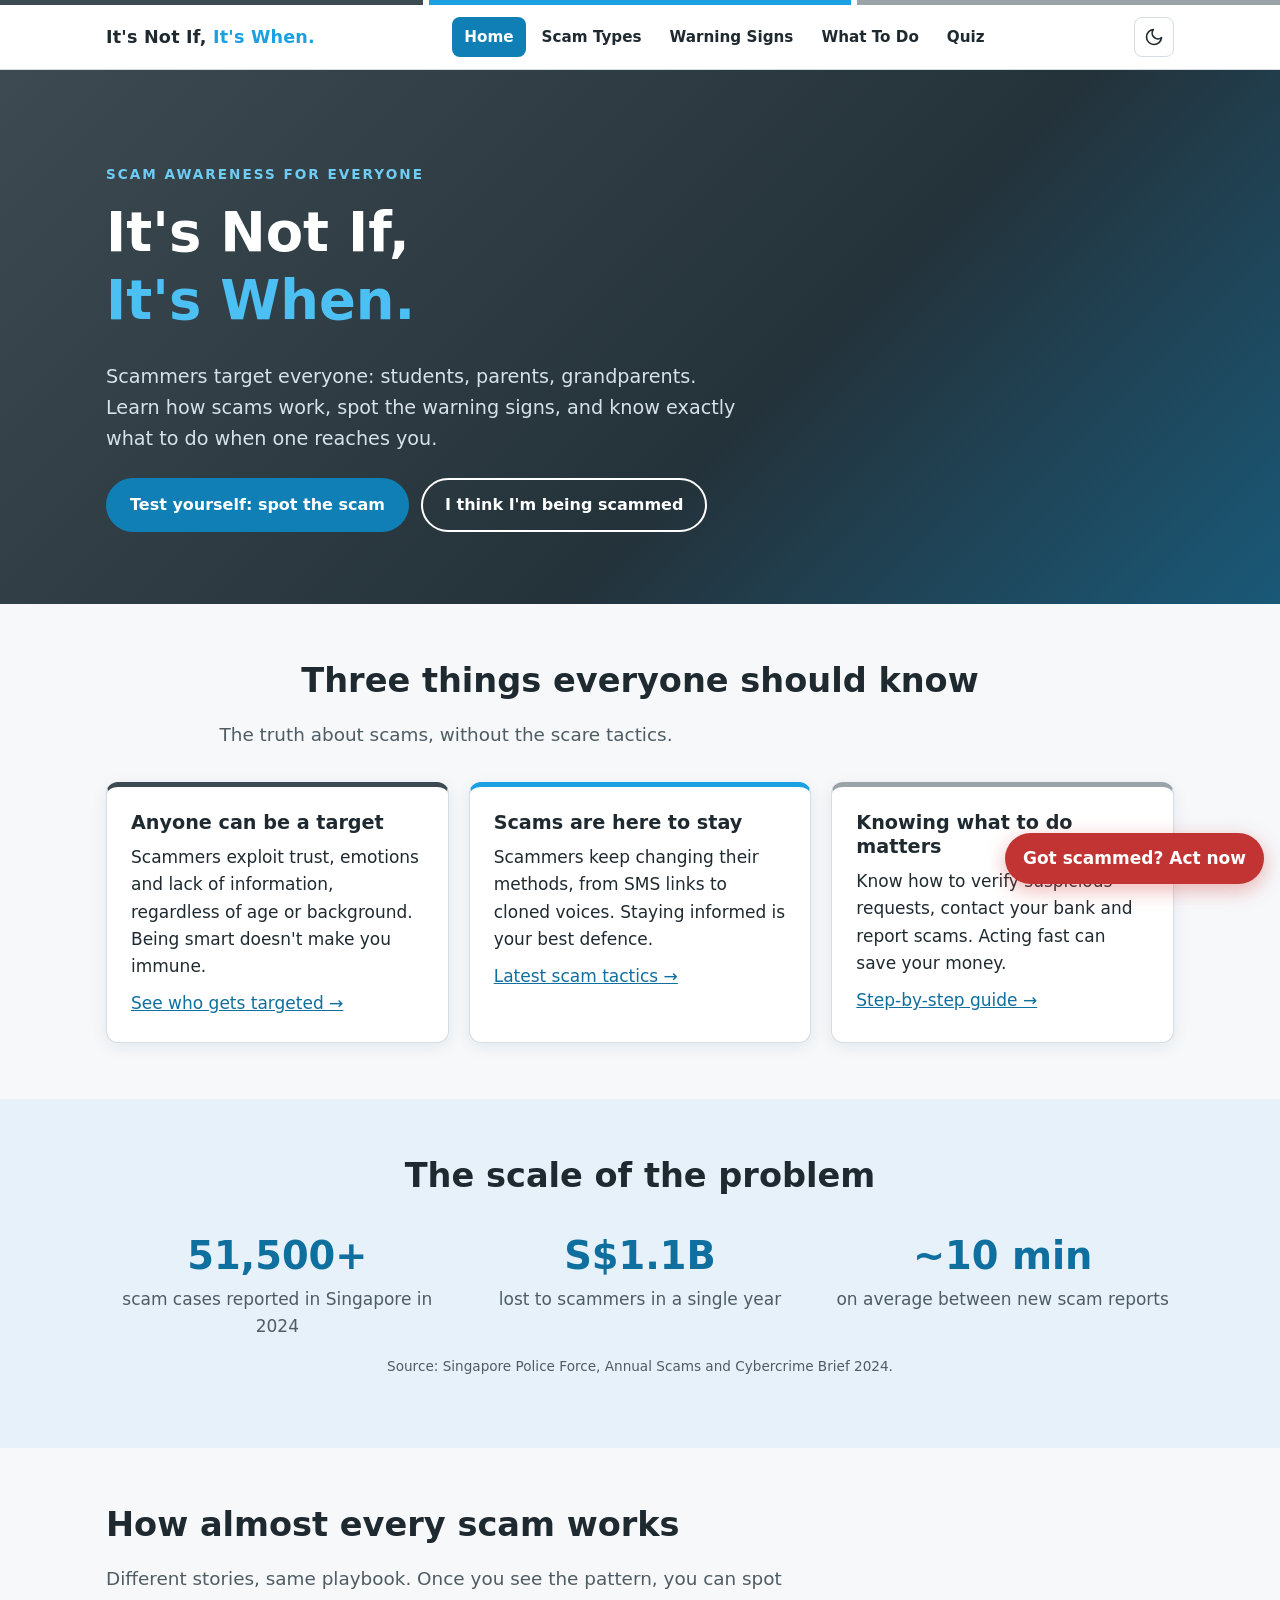
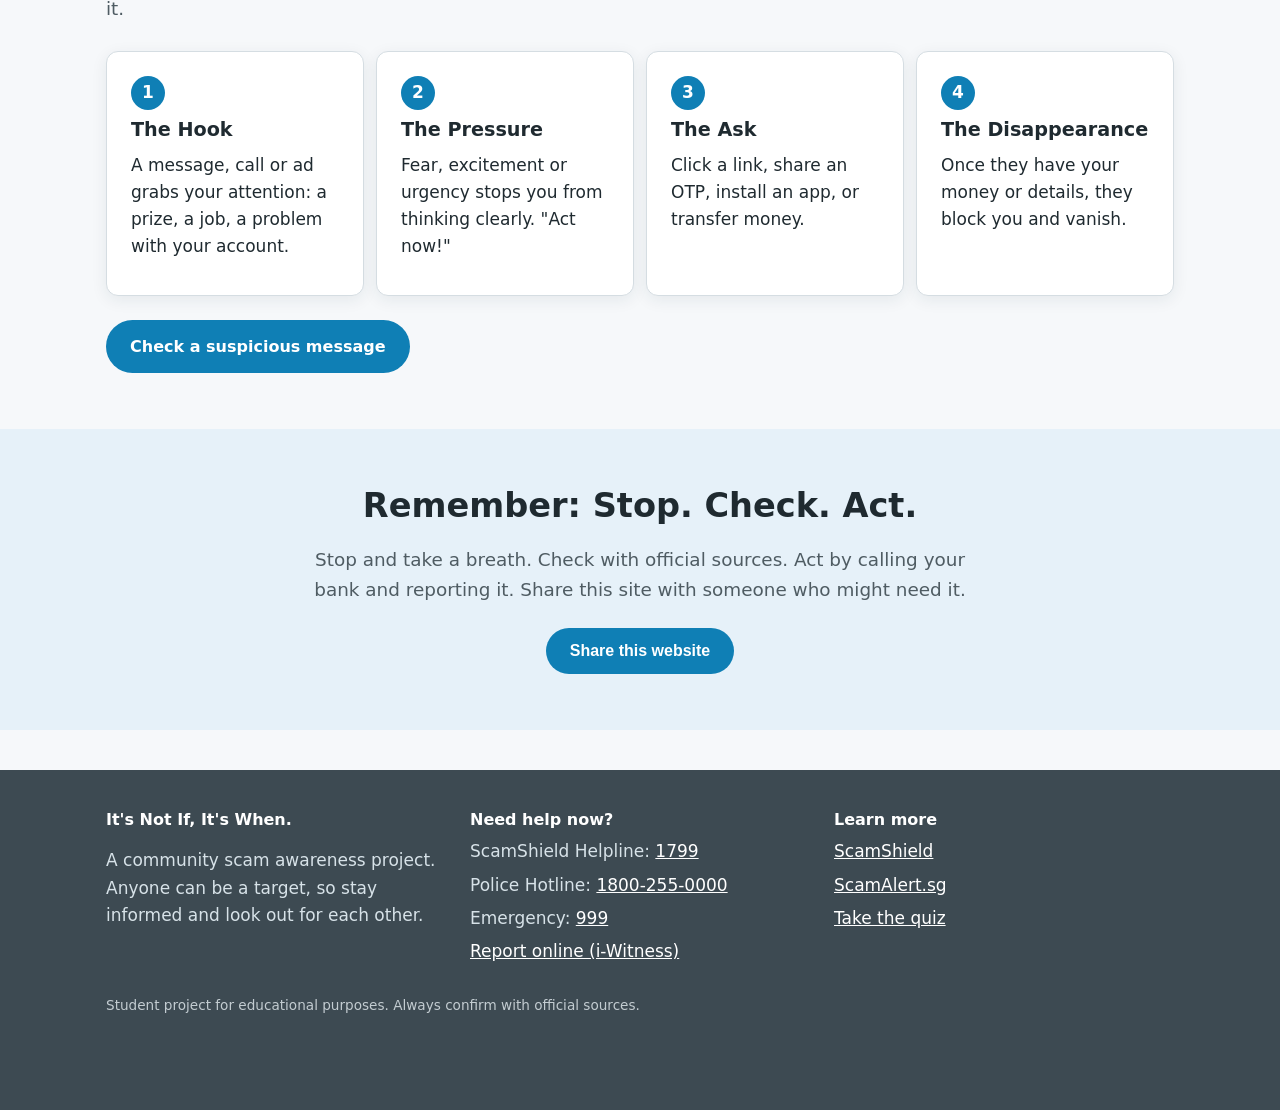
<file: index.html>
<!DOCTYPE html>
<html lang="en">
<head>
  <meta charset="UTF-8" />
  <meta name="viewport" content="width=device-width, initial-scale=1.0" />
  <title>It's Not If, It's When. | Scam Awareness</title>
  <meta name="description" content="Learn scam tactics, warning signs and what to do if you're targeted. Anyone can be a target." />
  <link rel="stylesheet" href="css/style.css" />
  <script>var t=null;try{t=localStorage.getItem("theme");}catch(e){}document.documentElement.setAttribute("data-theme",t||(matchMedia("(prefers-color-scheme: dark)").matches?"dark":"light"));</script>
</head>
<body>
  <a class="skip-link" href="#main">Skip to content</a>
  <header class="site-header" id="site-header"></header>

  <main id="main">
    <!-- Hero -->
    <section class="hero">
      <div class="container">
        <p class="eyebrow">Scam awareness for everyone</p>
        <h1>It's Not If,<br /><span class="accent">It's When.</span></h1>
        <p>Scammers target everyone: students, parents, grandparents. Learn how scams work, spot the warning signs, and know exactly what to do when one reaches you.</p>
        <div class="btn-row">
          <a class="btn btn-primary" href="quiz.html">Test yourself: spot the scam</a>
          <a class="btn btn-ghost" href="what-to-do.html">I think I'm being scammed</a>
        </div>
      </div>
    </section>

    <!-- Three truths -->
    <section class="section">
      <div class="container">
        <h2 class="center">Three things everyone should know</h2>
        <p class="lead center">The truth about scams, without the scare tactics.</p>
        <div class="grid grid-3" style="margin-top:32px">
          <article class="card truth reveal">
            <h3>Anyone can be a target</h3>
            <p>Scammers exploit trust, emotions and lack of information, regardless of age or background. Being smart doesn't make you immune.</p>
            <a href="scams.html">See who gets targeted →</a>
          </article>
          <article class="card truth reveal">
            <h3>Scams are here to stay</h3>
            <p>Scammers keep changing their methods, from SMS links to cloned voices. Staying informed is your best defence.</p>
            <a href="scams.html">Latest scam tactics →</a>
          </article>
          <article class="card truth reveal">
            <h3>Knowing what to do matters</h3>
            <p>Know how to verify suspicious requests, contact your bank and report scams. Acting fast can save your money.</p>
            <a href="what-to-do.html">Step-by-step guide →</a>
          </article>
        </div>
      </div>
    </section>

    <!-- Stats: verify figures against the latest SPF Annual Scams and Cybercrime Brief before presenting -->
    <section class="section section-alt">
      <div class="container">
        <h2 class="center">The scale of the problem</h2>
        <div class="stats" style="margin-top:28px">
          <div class="reveal">
            <div class="stat-num">51,500+</div>
            <div class="stat-label">scam cases reported in Singapore in 2024</div>
          </div>
          <div class="reveal">
            <div class="stat-num">S$1.1B</div>
            <div class="stat-label">lost to scammers in a single year</div>
          </div>
          <div class="reveal">
            <div class="stat-num">~10 min</div>
            <div class="stat-label">on average between new scam reports</div>
          </div>
        </div>
        <p class="source center">Source: Singapore Police Force, Annual Scams and Cybercrime Brief 2024.</p>
      </div>
    </section>

    <!-- How scams work -->
    <section class="section">
      <div class="container">
        <h2>How almost every scam works</h2>
        <p class="lead">Different stories, same playbook. Once you see the pattern, you can spot it.</p>
        <div class="flow" style="margin-top:28px">
          <div class="card flow-step reveal">
            <div class="num">1</div>
            <h3>The Hook</h3>
            <p>A message, call or ad grabs your attention: a prize, a job, a problem with your account.</p>
          </div>
          <div class="card flow-step reveal">
            <div class="num">2</div>
            <h3>The Pressure</h3>
            <p>Fear, excitement or urgency stops you from thinking clearly. "Act now!"</p>
          </div>
          <div class="card flow-step reveal">
            <div class="num">3</div>
            <h3>The Ask</h3>
            <p>Click a link, share an OTP, install an app, or transfer money.</p>
          </div>
          <div class="card flow-step reveal">
            <div class="num">4</div>
            <h3>The Disappearance</h3>
            <p>Once they have your money or details, they block you and vanish.</p>
          </div>
        </div>
        <div class="btn-row">
          <a class="btn btn-primary" href="warning-signs.html">Check a suspicious message</a>
        </div>
      </div>
    </section>

    <!-- Remember -->
    <section class="section section-alt">
      <div class="container center">
        <h2>Remember: Stop. Check. Act.</h2>
        <p class="lead">Stop and take a breath. Check with official sources. Act by calling your bank and reporting it. Share this site with someone who might need it.</p>
        <div class="btn-row" style="justify-content:center">
          <button class="btn btn-primary" id="share-site">Share this website</button>
        </div>
      </div>
    </section>
  </main>

  <footer class="site-footer" id="site-footer"></footer>

  <script src="js/main.js"></script>
  <script>
    document.getElementById("share-site").addEventListener("click", async () => {
      const data = { title: "It's Not If, It's When.", text: "Learn how to spot and stop scams:", url: location.href };
      if (navigator.share) {
        try { await navigator.share(data); } catch (e) {}
      } else {
        try {
          await navigator.clipboard.writeText(location.href);
          alert("Link copied! Paste it to your friends and family.");
        } catch (e) {
          prompt("Copy this link:", location.href);
        }
      }
    });
  </script>
</body>
</html>
</file>
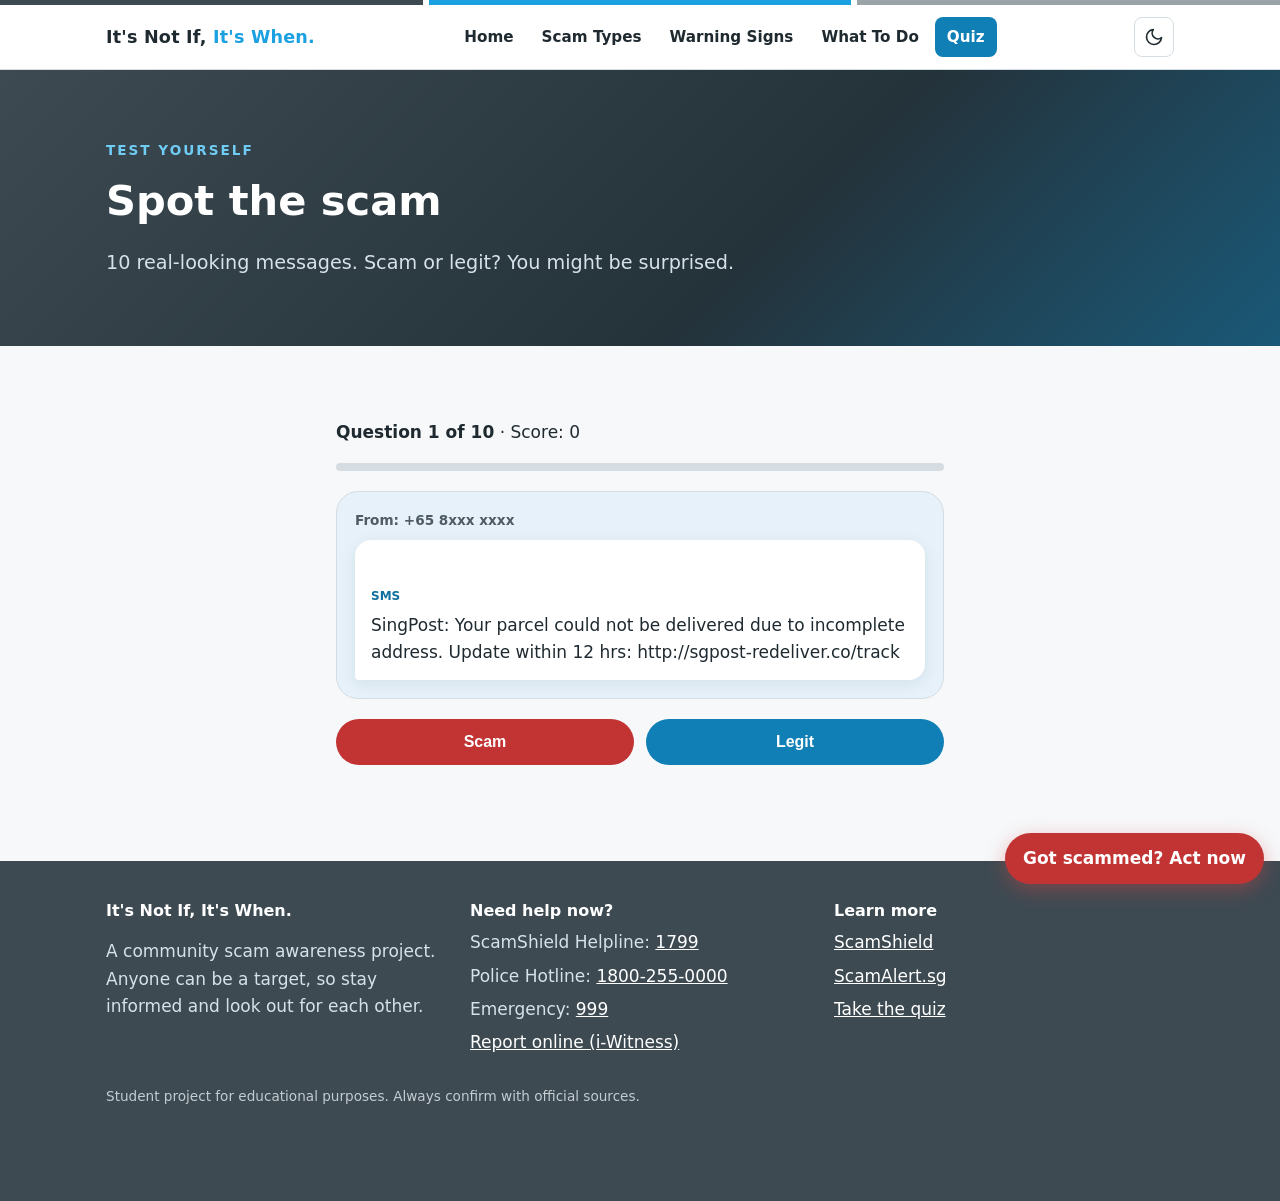
<file: quiz.html>
<!DOCTYPE html>
<html lang="en">
<head>
  <meta charset="UTF-8" />
  <meta name="viewport" content="width=device-width, initial-scale=1.0" />
  <title>Spot the Scam Quiz | It's Not If, It's When.</title>
  <link rel="stylesheet" href="css/style.css" />
  <script>var t=null;try{t=localStorage.getItem("theme");}catch(e){}document.documentElement.setAttribute("data-theme",t||(matchMedia("(prefers-color-scheme: dark)").matches?"dark":"light"));</script>
</head>
<body>
  <a class="skip-link" href="#main">Skip to content</a>
  <header class="site-header" id="site-header"></header>

  <main id="main">
    <section class="hero page-hero">
      <div class="container">
        <p class="eyebrow">Test yourself</p>
        <h1>Spot the scam</h1>
        <p>10 real-looking messages. Scam or legit? You might be surprised.</p>
      </div>
    </section>

    <section class="section">
      <div class="container quiz-wrap" id="quiz" aria-live="polite"></div>
    </section>
  </main>

  <footer class="site-footer" id="site-footer"></footer>

  <script src="js/data.js"></script>
  <script src="js/main.js"></script>
  <script src="js/quiz.js"></script>
</body>
</html>
</file>
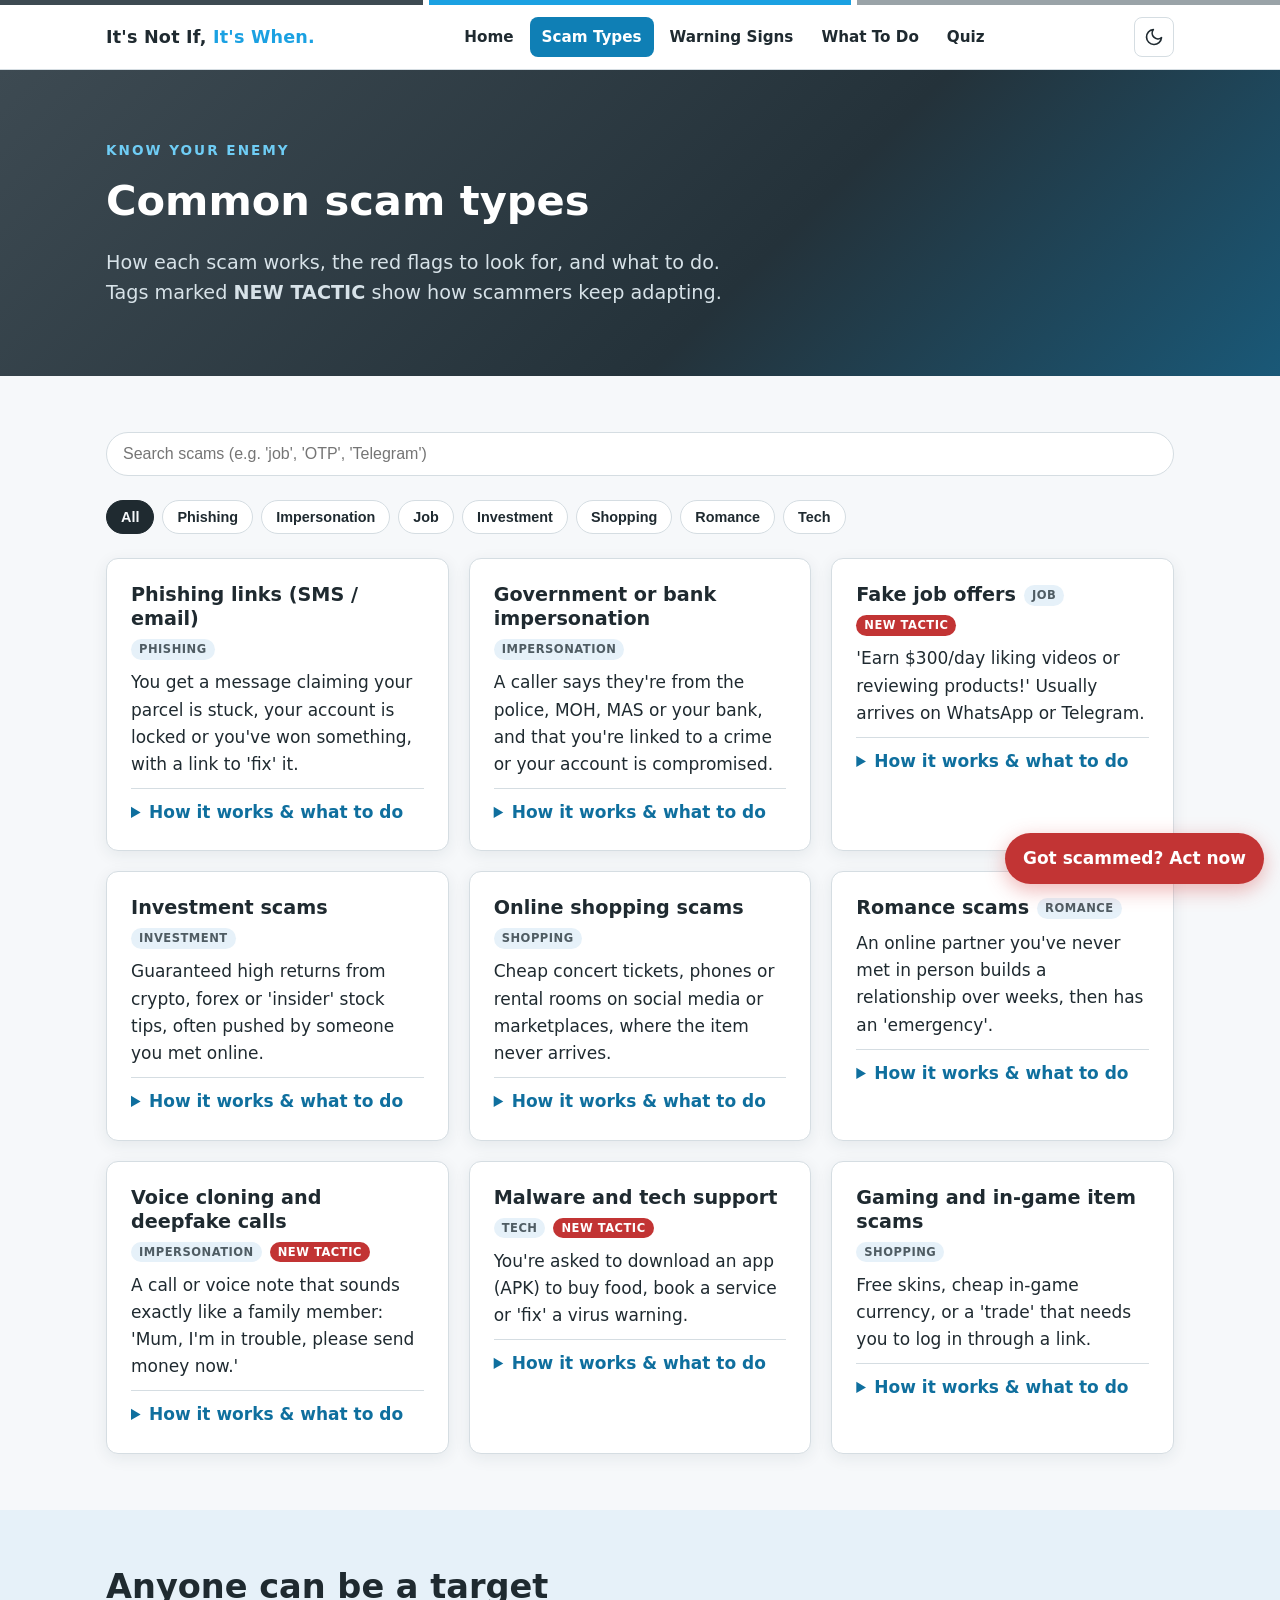
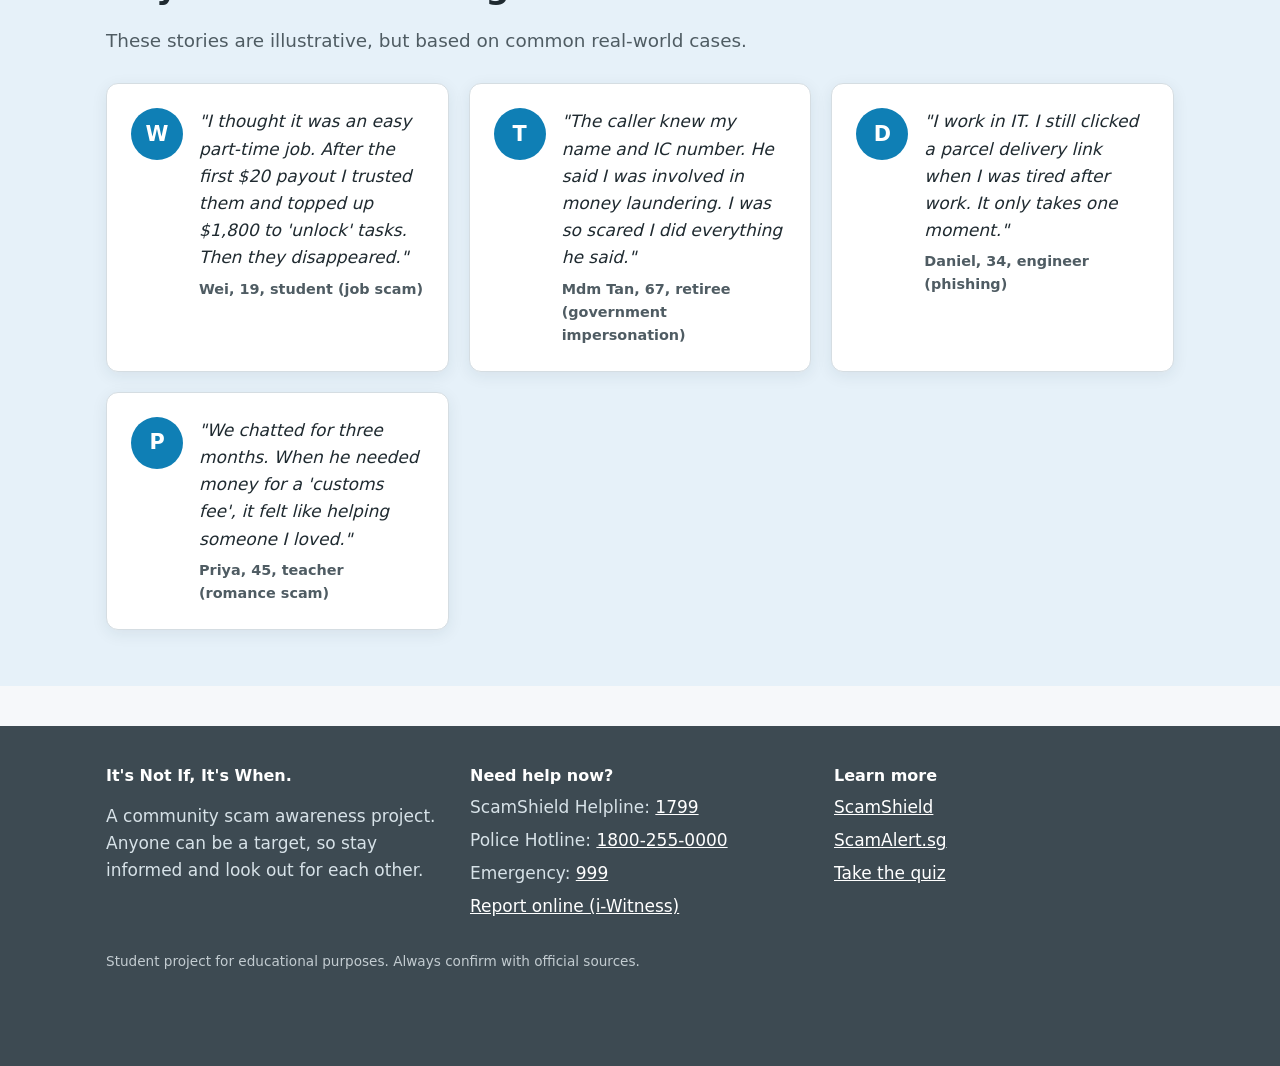
<file: scams.html>
<!DOCTYPE html>
<html lang="en">
<head>
  <meta charset="UTF-8" />
  <meta name="viewport" content="width=device-width, initial-scale=1.0" />
  <title>Scam Types | It's Not If, It's When.</title>
  <link rel="stylesheet" href="css/style.css" />
  <script>var t=null;try{t=localStorage.getItem("theme");}catch(e){}document.documentElement.setAttribute("data-theme",t||(matchMedia("(prefers-color-scheme: dark)").matches?"dark":"light"));</script>
</head>
<body>
  <a class="skip-link" href="#main">Skip to content</a>
  <header class="site-header" id="site-header"></header>

  <main id="main">
    <section class="hero page-hero">
      <div class="container">
        <p class="eyebrow">Know your enemy</p>
        <h1>Common scam types</h1>
        <p>How each scam works, the red flags to look for, and what to do. Tags marked <strong>NEW TACTIC</strong> show how scammers keep adapting.</p>
      </div>
    </section>

    <section class="section">
      <div class="container">
        <div class="toolbar">
          <input type="search" class="search" id="scam-search" placeholder="Search scams (e.g. 'job', 'OTP', 'Telegram')" aria-label="Search scams" />
        </div>
        <div class="chips" id="scam-filters" role="group" aria-label="Filter by category" style="margin-bottom:24px"></div>
        <div class="grid grid-2" id="scam-list" aria-live="polite"></div>
      </div>
    </section>

    <!-- Anyone can be a target -->
    <section class="section section-alt">
      <div class="container">
        <h2>Anyone can be a target</h2>
        <p class="lead">These stories are illustrative, but based on common real-world cases.</p>
        <div class="grid grid-2" style="margin-top:28px">
          <div class="card persona reveal">
            <div class="avatar" aria-hidden="true">W</div>
            <blockquote>"I thought it was an easy part-time job. After the first $20 payout I trusted them and topped up $1,800 to 'unlock' tasks. Then they disappeared."
              <cite>Wei, 19, student (job scam)</cite></blockquote>
          </div>
          <div class="card persona reveal">
            <div class="avatar" aria-hidden="true">T</div>
            <blockquote>"The caller knew my name and IC number. He said I was involved in money laundering. I was so scared I did everything he said."
              <cite>Mdm Tan, 67, retiree (government impersonation)</cite></blockquote>
          </div>
          <div class="card persona reveal">
            <div class="avatar" aria-hidden="true">D</div>
            <blockquote>"I work in IT. I still clicked a parcel delivery link when I was tired after work. It only takes one moment."
              <cite>Daniel, 34, engineer (phishing)</cite></blockquote>
          </div>
          <div class="card persona reveal">
            <div class="avatar" aria-hidden="true">P</div>
            <blockquote>"We chatted for three months. When he needed money for a 'customs fee', it felt like helping someone I loved."
              <cite>Priya, 45, teacher (romance scam)</cite></blockquote>
          </div>
        </div>
      </div>
    </section>
  </main>

  <footer class="site-footer" id="site-footer"></footer>

  <script src="js/data.js"></script>
  <script src="js/main.js"></script>
  <script src="js/scams.js"></script>
</body>
</html>
</file>
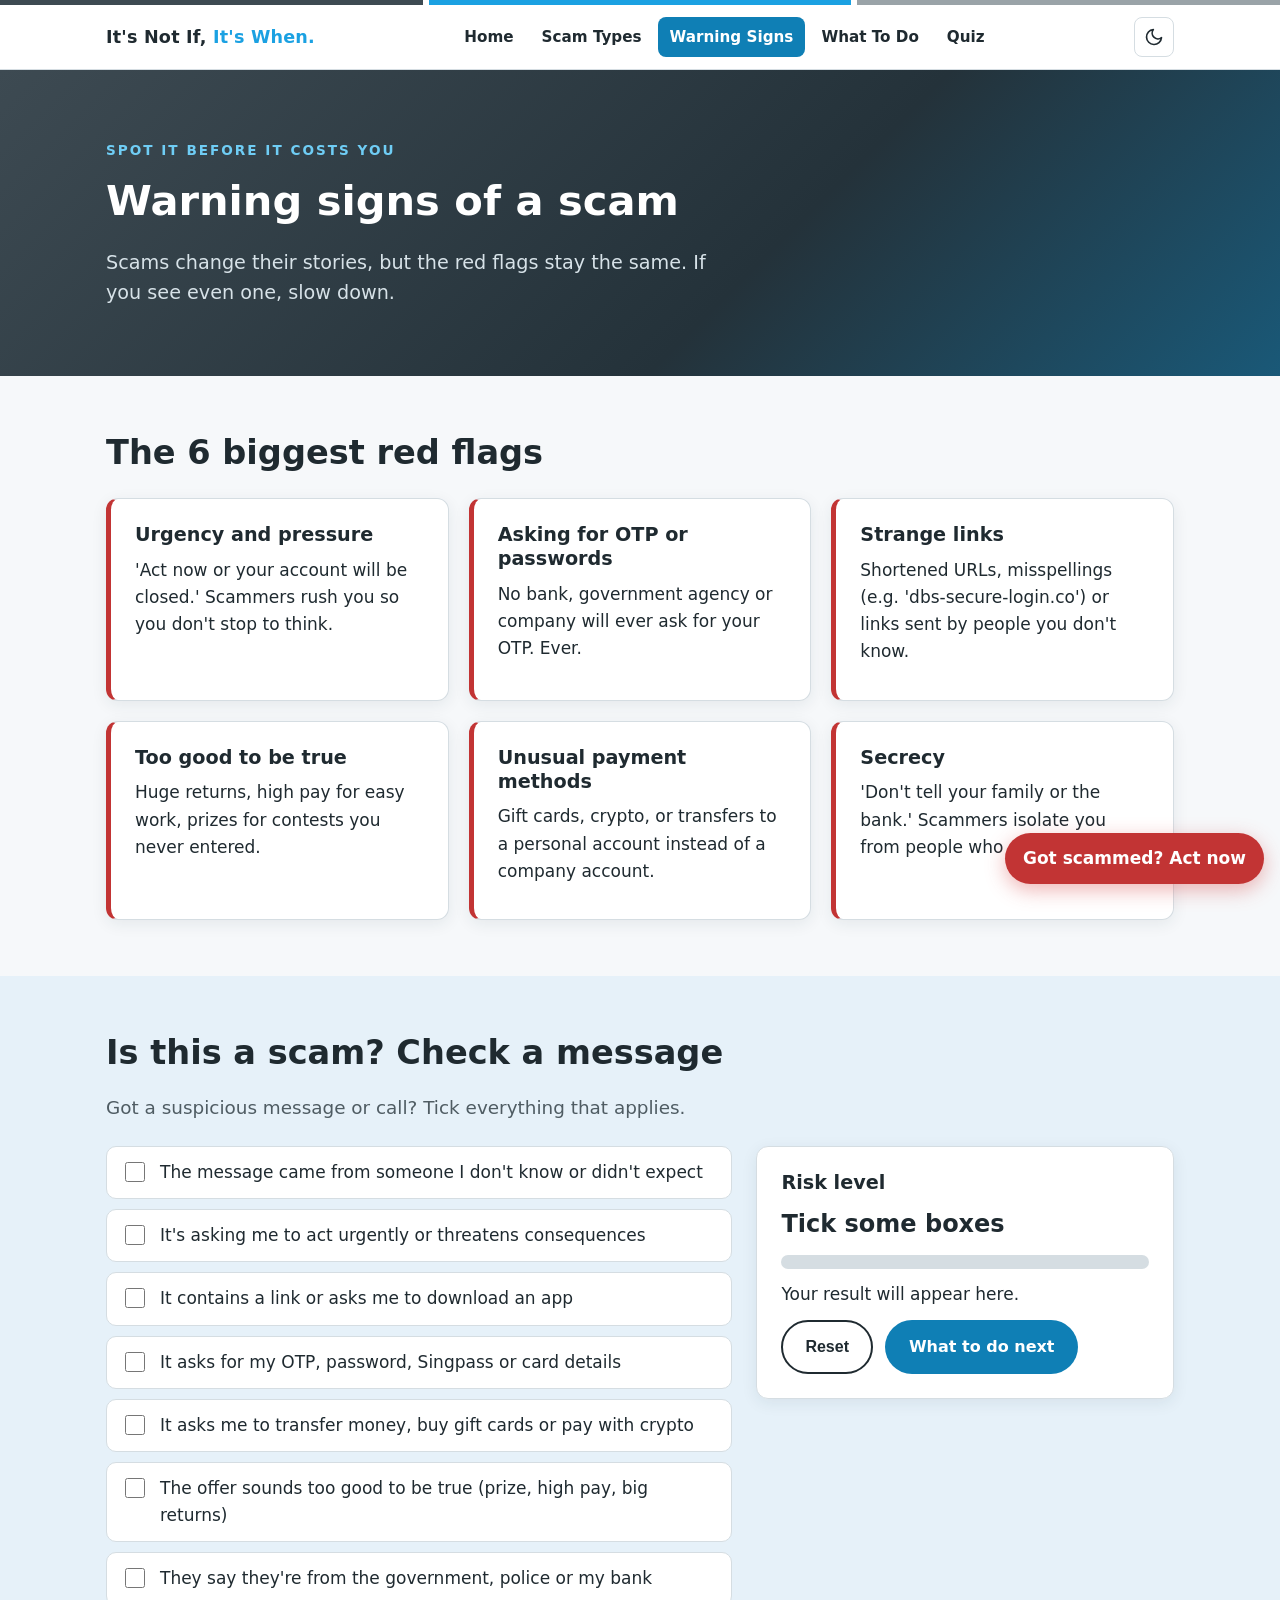
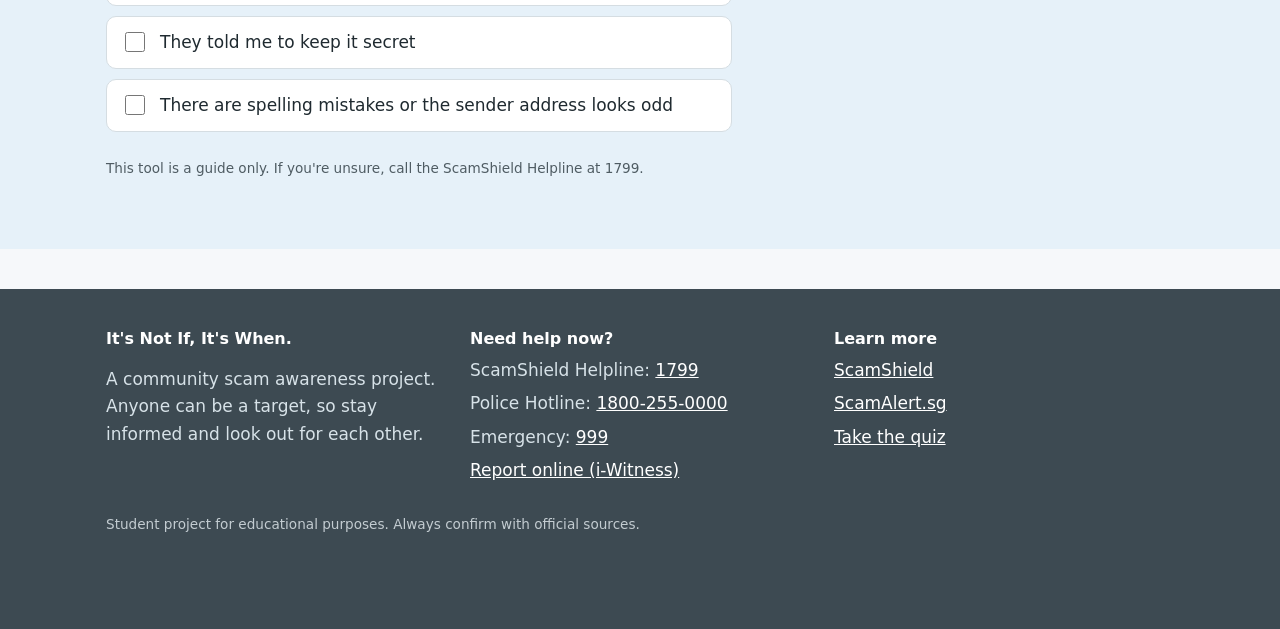
<file: warning-signs.html>
<!DOCTYPE html>
<html lang="en">
<head>
  <meta charset="UTF-8" />
  <meta name="viewport" content="width=device-width, initial-scale=1.0" />
  <title>Warning Signs | It's Not If, It's When.</title>
  <link rel="stylesheet" href="css/style.css" />
  <script>var t=null;try{t=localStorage.getItem("theme");}catch(e){}document.documentElement.setAttribute("data-theme",t||(matchMedia("(prefers-color-scheme: dark)").matches?"dark":"light"));</script>
</head>
<body>
  <a class="skip-link" href="#main">Skip to content</a>
  <header class="site-header" id="site-header"></header>

  <main id="main">
    <section class="hero page-hero">
      <div class="container">
        <p class="eyebrow">Spot it before it costs you</p>
        <h1>Warning signs of a scam</h1>
        <p>Scams change their stories, but the red flags stay the same. If you see even one, slow down.</p>
      </div>
    </section>

    <section class="section">
      <div class="container">
        <h2>The 6 biggest red flags</h2>
        <div class="grid grid-3 flag-grid" id="flag-grid" style="margin-top:24px"></div>
      </div>
    </section>

    <section class="section section-alt" id="checker">
      <div class="container">
        <h2>Is this a scam? Check a message</h2>
        <p class="lead">Got a suspicious message or call? Tick everything that applies.</p>
        <div class="checker" style="margin-top:24px">
          <form id="checker-form" onsubmit="return false"></form>
          <aside class="card result-panel" aria-live="polite">
            <h3>Risk level</h3>
            <div class="risk-label" id="risk-label">Tick some boxes</div>
            <div class="meter"><div class="meter-fill" id="meter-fill"></div></div>
            <p id="risk-advice">Your result will appear here.</p>
            <div class="btn-row" style="margin-top:12px">
              <button class="btn btn-ghost" id="reset-checker" type="button">Reset</button>
              <a class="btn btn-primary" href="what-to-do.html">What to do next</a>
            </div>
          </aside>
        </div>
        <p class="source">This tool is a guide only. If you're unsure, call the ScamShield Helpline at 1799.</p>
      </div>
    </section>
  </main>

  <footer class="site-footer" id="site-footer"></footer>

  <script src="js/data.js"></script>
  <script src="js/main.js"></script>
  <script src="js/checker.js"></script>
</body>
</html>
</file>
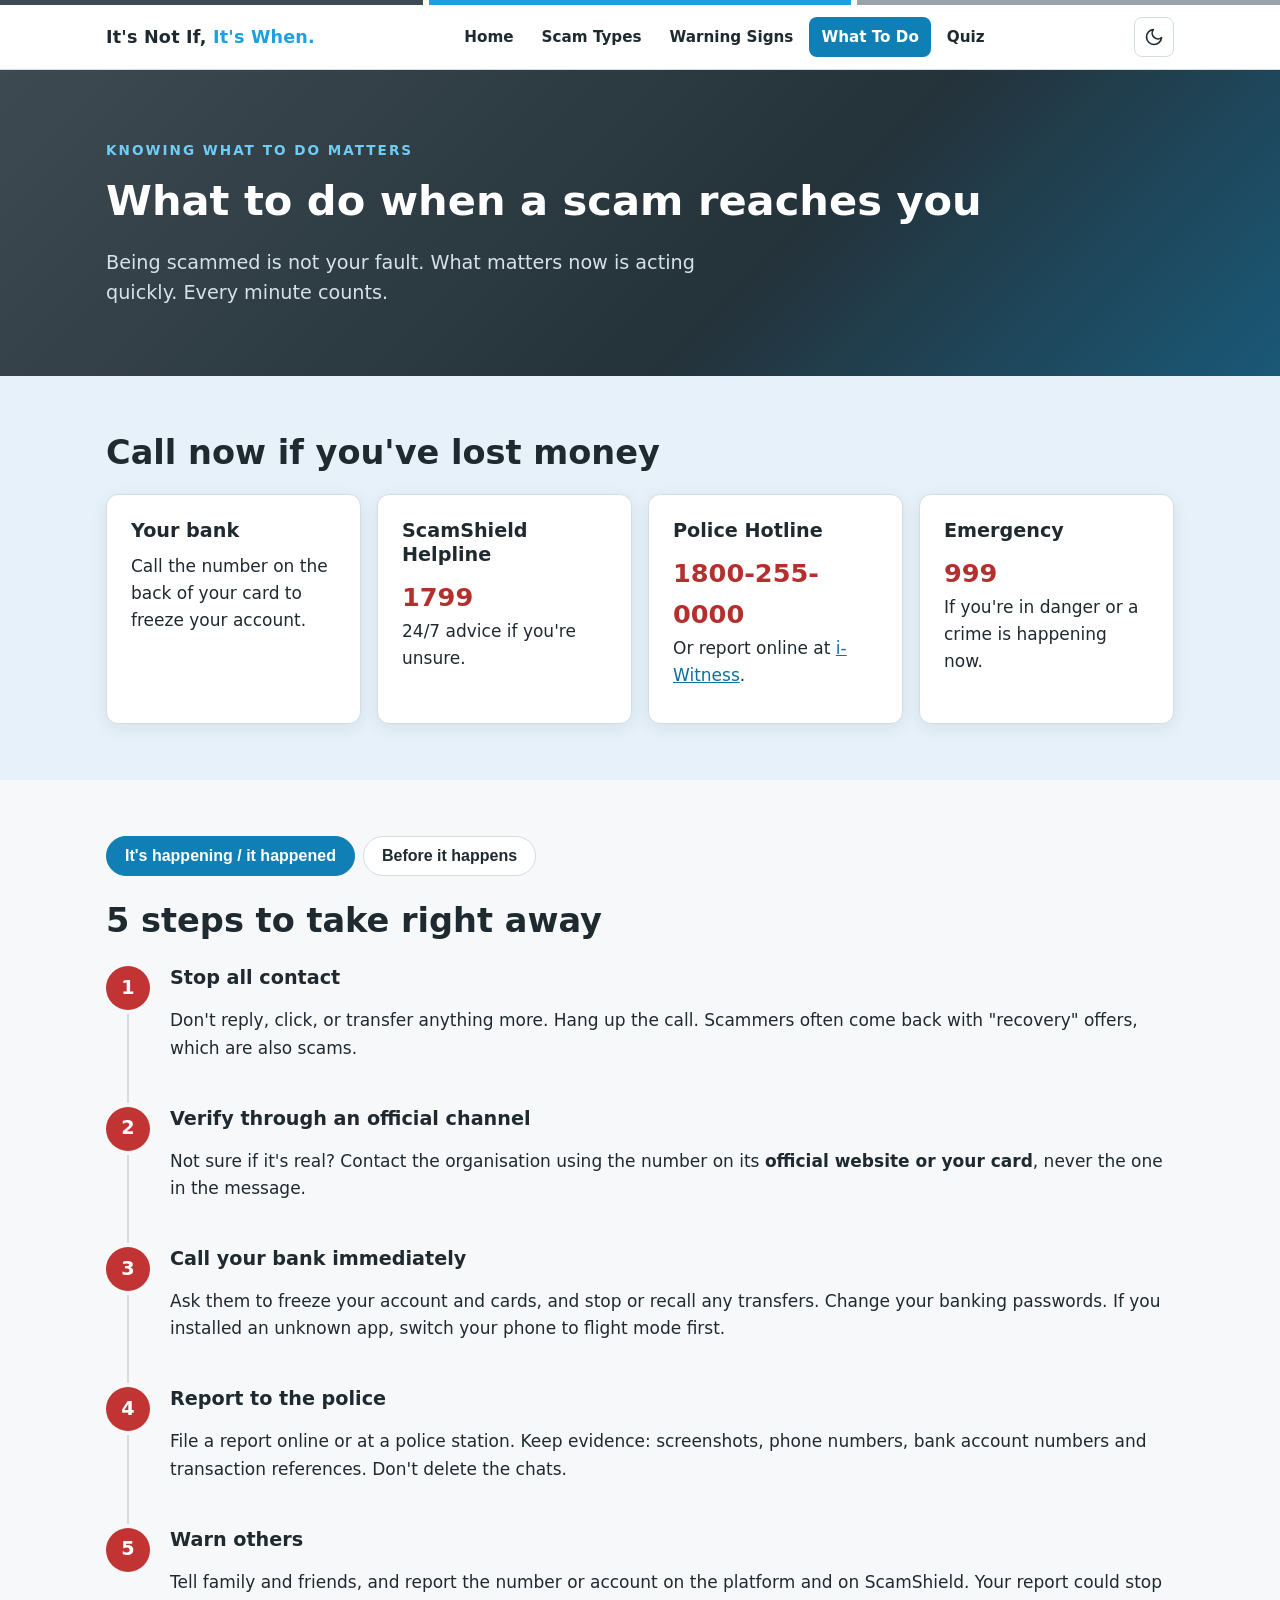
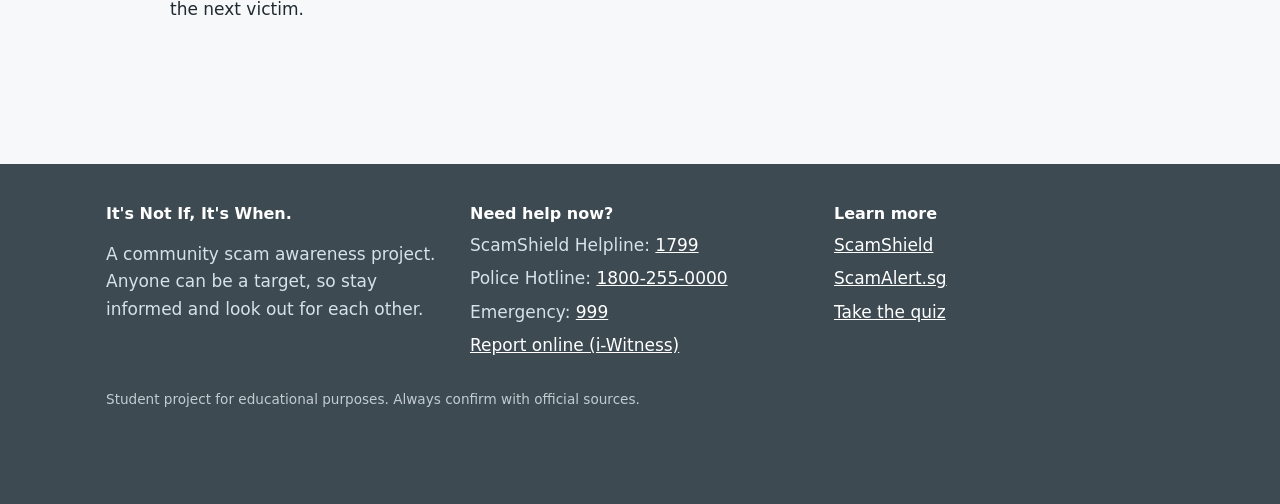
<file: what-to-do.html>
<!DOCTYPE html>
<html lang="en">
<head>
  <meta charset="UTF-8" />
  <meta name="viewport" content="width=device-width, initial-scale=1.0" />
  <title>What To Do | It's Not If, It's When.</title>
  <link rel="stylesheet" href="css/style.css" />
  <script>var t=null;try{t=localStorage.getItem("theme");}catch(e){}document.documentElement.setAttribute("data-theme",t||(matchMedia("(prefers-color-scheme: dark)").matches?"dark":"light"));</script>
</head>
<body>
  <a class="skip-link" href="#main">Skip to content</a>
  <header class="site-header" id="site-header"></header>

  <main id="main">
    <section class="hero page-hero">
      <div class="container">
        <p class="eyebrow">Knowing what to do matters</p>
        <h1>What to do when a scam reaches you</h1>
        <p>Being scammed is not your fault. What matters now is acting quickly. Every minute counts.</p>
      </div>
    </section>

    <!-- Hotlines first, for people in a hurry -->
    <section class="section section-alt">
      <div class="container">
        <h2>Call now if you've lost money</h2>
        <div class="hotlines" style="margin-top:20px">
          <div class="card hotline">
            <h3>Your bank</h3>
            <p>Call the number on the back of your card to freeze your account.</p>
          </div>
          <div class="card hotline">
            <h3>ScamShield Helpline</h3>
            <a class="num" href="tel:1799">1799</a>
            <p>24/7 advice if you're unsure.</p>
          </div>
          <div class="card hotline">
            <h3>Police Hotline</h3>
            <a class="num" href="tel:18002550000">1800-255-0000</a>
            <p>Or report online at <a href="https://www.police.gov.sg/i-witness" target="_blank" rel="noopener">i-Witness</a>.</p>
          </div>
          <div class="card hotline">
            <h3>Emergency</h3>
            <a class="num" href="tel:999">999</a>
            <p>If you're in danger or a crime is happening now.</p>
          </div>
        </div>
      </div>
    </section>

    <section class="section">
      <div class="container">
        <div class="tabs" role="tablist">
          <button class="tab" role="tab" id="tab-after" aria-controls="panel-after" aria-selected="true">It's happening / it happened</button>
          <button class="tab" role="tab" id="tab-before" aria-controls="panel-before" aria-selected="false">Before it happens</button>
        </div>

        <div role="tabpanel" id="panel-after" aria-labelledby="tab-after">
          <h2>5 steps to take right away</h2>
          <ol class="timeline" style="margin-top:24px">
            <li>
              <h3>Stop all contact</h3>
              <p>Don't reply, click, or transfer anything more. Hang up the call. Scammers often come back with "recovery" offers, which are also scams.</p>
            </li>
            <li>
              <h3>Verify through an official channel</h3>
              <p>Not sure if it's real? Contact the organisation using the number on its <strong>official website or your card</strong>, never the one in the message.</p>
            </li>
            <li>
              <h3>Call your bank immediately</h3>
              <p>Ask them to freeze your account and cards, and stop or recall any transfers. Change your banking passwords. If you installed an unknown app, switch your phone to flight mode first.</p>
            </li>
            <li>
              <h3>Report to the police</h3>
              <p>File a report online or at a police station. Keep evidence: screenshots, phone numbers, bank account numbers and transaction references. Don't delete the chats.</p>
            </li>
            <li>
              <h3>Warn others</h3>
              <p>Tell family and friends, and report the number or account on the platform and on ScamShield. Your report could stop the next victim.</p>
            </li>
          </ol>
        </div>

        <div role="tabpanel" id="panel-before" aria-labelledby="tab-before" hidden>
          <h2>Protect yourself before it happens</h2>
          <ol class="timeline prevent" style="margin-top:24px">
            <li>
              <h3>Install the ScamShield app</h3>
              <p>It filters scam SMS and blocks known scam calls.</p>
            </li>
            <li>
              <h3>Turn on two-factor authentication (2FA)</h3>
              <p>On your email, social media, banking and gaming accounts. Never share the code with anyone.</p>
            </li>
            <li>
              <h3>Lower your transaction limits</h3>
              <p>Set daily PayNow and transfer limits in your banking app so losses stay small if something goes wrong. Turn on transaction alerts.</p>
            </li>
            <li>
              <h3>Use your bank's money lock</h3>
              <p>Many banks let you lock savings so they can't be moved digitally.</p>
            </li>
            <li>
              <h3>Agree on a family safe word</h3>
              <p>If a "family member" calls in a panic asking for money, ask for the word. This defeats voice-clone scams.</p>
            </li>
            <li>
              <h3>Talk about it</h3>
              <p>Share what you learn with parents and grandparents. Scams thrive on silence and shame.</p>
            </li>
          </ol>
        </div>
      </div>
    </section>
  </main>

  <footer class="site-footer" id="site-footer"></footer>

  <script src="js/main.js"></script>
  <script>
    // Simple accessible tabs
    const tabs = document.querySelectorAll('[role="tab"]');
    tabs.forEach((tab) =>
      tab.addEventListener("click", () => {
        tabs.forEach((t) => {
          const selected = t === tab;
          t.setAttribute("aria-selected", selected);
          document.getElementById(t.getAttribute("aria-controls")).hidden = !selected;
        });
      })
    );
  </script>
</body>
</html>
</file>
<file: css/style.css>
/* ===== Theme tokens (colours from the proposal slide) ===== */
:root {
  --slate: #3d4a52;
  --blue: #1ba1e2;
  --blue-dark: #0f7fb5;
  --grey: #9aa3a8;
  --red: #c23434;
  --amber: #e0a100;
  --green: #2e9d5b;

  /* Colours used for text, tuned for contrast in each theme */
  --link: #0f6f9e;
  --red-text: #b52f2f;
  --amber-text: #8a5f00;
  --green-text: #1f7444;
  --accent-line: var(--slate);

  --bg: #f6f8fa;
  --surface: #ffffff;
  --surface-2: #e6f1f9;
  --text: #1f2a30;
  --muted: #4f5c63;
  --border: #d5dde2;
  --shadow: 0 4px 16px rgba(30, 50, 60, 0.08);

  --radius: 12px;
  --max: 1100px;
}

:root[data-theme="dark"] {
  --link: #5cc3f2;
  --red-text: #ff8a8a;
  --amber-text: #f2c14e;
  --green-text: #6fd69a;
  --accent-line: #7d8f99;

  --bg: #11171a;
  --surface: #1d262c;
  --surface-2: #172026;
  --text: #edf2f4;
  --muted: #b4c0c6;
  --border: #36454d;
  --shadow: 0 4px 16px rgba(0, 0, 0, 0.4);
}

* { box-sizing: border-box; }

html { scroll-behavior: smooth; }

body {
  margin: 0;
  font-family: "Segoe UI", system-ui, -apple-system, Roboto, Arial, sans-serif;
  font-size: 17px;
  line-height: 1.6;
  color: var(--text);
  background: var(--bg);
}

img { max-width: 100%; }
a { color: var(--link); }

h1, h2, h3 { line-height: 1.25; margin: 0 0 0.5em; }
h1 { font-size: clamp(2rem, 6vw, 3.4rem); font-weight: 800; }
h2 { font-size: clamp(1.5rem, 4vw, 2.1rem); }
h3 { font-size: 1.2rem; }

.container { max-width: var(--max); margin: 0 auto; padding: 0 16px; }
.section { padding: 56px 0; }
.section-alt { background: var(--surface-2); }
.lead { font-size: 1.15rem; color: var(--muted); max-width: 680px; }
.center { text-align: center; }
.center .lead { margin-left: auto; margin-right: auto; }

.skip-link {
  position: absolute; left: -999px; top: 8px;
  background: var(--blue); color: #fff; padding: 8px 12px; border-radius: 6px; z-index: 100;
}
.skip-link:focus { left: 8px; }

:focus-visible { outline: 3px solid var(--blue); outline-offset: 2px; }

/* ===== Header / nav ===== */
.site-header {
  position: sticky; top: 0; z-index: 50;
  background: var(--surface);
  border-bottom: 1px solid var(--border);
}
.header-bars { display: flex; gap: 6px; height: 5px; }
.header-bars span:nth-child(1) { flex: 1; background: var(--slate); }
.header-bars span:nth-child(2) { flex: 1; background: var(--blue); }
.header-bars span:nth-child(3) { flex: 1; background: var(--grey); }

.nav { display: flex; align-items: center; justify-content: space-between; min-height: 64px; gap: 12px; }
.logo { font-weight: 800; font-size: 1.1rem; color: var(--text); text-decoration: none; letter-spacing: 0.2px; }
.logo span { color: var(--blue); }

.nav-links { display: flex; gap: 4px; list-style: none; margin: 0; padding: 0; }
.nav-links a {
  display: block; padding: 8px 12px; border-radius: 8px;
  color: var(--text); text-decoration: none; font-weight: 600; font-size: 0.95rem;
}
.nav-links a:hover { background: var(--surface-2); }
.nav-links a.active { background: var(--blue-dark); color: #fff; }

.nav-actions { display: flex; align-items: center; gap: 8px; }
.icon-btn {
  background: none; border: 1px solid var(--border); color: var(--text);
  border-radius: 8px; width: 40px; height: 40px; cursor: pointer; font-size: 1.1rem;
  display: inline-grid; place-items: center;
}
.icon-btn svg { width: 20px; height: 20px; }
.menu-btn { display: none; }

@media (max-width: 860px) {
  .menu-btn { display: inline-block; }
  .nav-links {
    display: none; position: absolute; left: 0; right: 0; top: 100%;
    flex-direction: column; background: var(--surface);
    border-bottom: 1px solid var(--border); padding: 8px 16px 16px;
  }
  .nav-links.open { display: flex; }
}

/* ===== Buttons ===== */
.btn {
  display: inline-block; padding: 12px 22px; border-radius: 999px;
  font-weight: 700; text-decoration: none; border: 2px solid transparent;
  cursor: pointer; font-size: 1rem; transition: transform 0.15s, background 0.15s;
}
.btn:hover { transform: translateY(-2px); }
.btn-primary { background: var(--blue-dark); color: #fff; }
.btn-primary:hover { background: #0b6894; }
.btn-danger { background: var(--red); color: #fff; }
.btn-ghost { background: transparent; border-color: currentColor; color: inherit; }
.btn-row { display: flex; flex-wrap: wrap; gap: 12px; margin-top: 24px; }

/* Sticky emergency button */
.sos {
  position: fixed; right: 16px; bottom: 16px; z-index: 60;
  background: var(--red); color: #fff; text-decoration: none;
  padding: 12px 18px; border-radius: 999px; font-weight: 700;
  box-shadow: 0 6px 20px rgba(214, 69, 69, 0.4);
}
.sos:hover { filter: brightness(1.08); }

/* ===== Hero ===== */
.hero {
  background: linear-gradient(135deg, var(--slate) 0%, #24323a 60%, var(--blue-dark) 140%);
  color: #fff; padding: 80px 0 72px;
}
.hero .eyebrow { text-transform: uppercase; letter-spacing: 2px; font-weight: 700; color: #6fcdf5; font-size: 0.85rem; }
.hero h1 .accent { color: #4cc0f2; }
.hero .btn-ghost { color: #fff; }
.hero p { font-size: 1.2rem; max-width: 640px; color: #d7e2e8; }
.page-hero { padding: 56px 0 48px; }
.page-hero h1 { font-size: clamp(1.8rem, 5vw, 2.6rem); }

/* ===== Cards & grids ===== */
.grid { display: grid; gap: 20px; }
.grid-3 { grid-template-columns: repeat(auto-fit, minmax(260px, 1fr)); }
.grid-2 { grid-template-columns: repeat(auto-fit, minmax(300px, 1fr)); }

.card {
  background: var(--surface); border: 1px solid var(--border);
  border-radius: var(--radius); padding: 24px; box-shadow: var(--shadow);
}
.card p { margin: 0 0 0.6em; }
.truth { border-top: 5px solid var(--blue); }
.truth:nth-child(1) { border-top-color: var(--accent-line); }
.truth:nth-child(3) { border-top-color: var(--grey); }

/* Stats */
.stats { display: grid; grid-template-columns: repeat(auto-fit, minmax(200px, 1fr)); gap: 20px; text-align: center; }
.stat-num { font-size: 2.4rem; font-weight: 800; color: var(--link); }
.stat-label { color: var(--muted); }
.source { font-size: 0.85rem; color: var(--muted); margin-top: 16px; }

/* How scams work flow */
.flow { display: flex; flex-wrap: wrap; gap: 12px; align-items: stretch; }
.flow-step { flex: 1 1 200px; position: relative; }
.flow-step .num {
  display: inline-grid; place-items: center; width: 34px; height: 34px;
  border-radius: 50%; background: var(--blue-dark); color: #fff; font-weight: 800; margin-bottom: 8px;
}

/* Personas */
.persona { display: flex; gap: 16px; align-items: flex-start; }
.avatar {
  flex: 0 0 52px; height: 52px; border-radius: 50%;
  display: grid; place-items: center; font-size: 1.3rem; font-weight: 800;
  background: var(--blue-dark); color: #fff;
}
.persona blockquote { margin: 0; font-style: italic; }
.persona cite { display: block; margin-top: 6px; font-style: normal; font-weight: 700; color: var(--muted); font-size: 0.9rem; }

/* ===== Scam types page ===== */
.toolbar { display: flex; flex-wrap: wrap; gap: 12px; align-items: center; margin-bottom: 24px; }
.search {
  flex: 1 1 260px; padding: 12px 16px; border-radius: 999px;
  border: 1px solid var(--border); background: var(--surface); color: var(--text); font-size: 1rem;
}
.chips { display: flex; flex-wrap: wrap; gap: 8px; }
.chip {
  border: 1px solid var(--border); background: var(--surface); color: var(--text);
  padding: 8px 14px; border-radius: 999px; cursor: pointer; font-weight: 600; font-size: 0.9rem;
}
.chip[aria-pressed="true"] { background: var(--text); color: var(--bg); border-color: var(--text); }

.scam-card h3 { display: flex; align-items: center; gap: 8px; flex-wrap: wrap; }
.tag {
  font-size: 0.72rem; font-weight: 800; text-transform: uppercase; letter-spacing: 0.5px;
  padding: 3px 8px; border-radius: 999px; background: var(--surface-2); color: var(--muted);
}
.tag-new { background: var(--red); color: #fff; }
.scam-card details { margin-top: 10px; border-top: 1px solid var(--border); padding-top: 10px; }
.scam-card summary { cursor: pointer; font-weight: 700; color: var(--link); }
.scam-card ul { padding-left: 20px; margin: 6px 0 0; }
.label { font-weight: 700; margin-top: 10px; display: block; }
.flag-list li::marker { color: var(--red-text); }
.do-list li::marker { color: var(--green-text); }
.empty { text-align: center; color: var(--muted); padding: 32px; }

/* ===== Warning signs / checker ===== */
.flag-grid .card { border-left: 5px solid var(--red); }
.checker { display: grid; gap: 24px; grid-template-columns: 1fr; }
@media (min-width: 860px) { .checker { grid-template-columns: 3fr 2fr; align-items: start; } }
.check-item {
  display: flex; gap: 12px; align-items: flex-start; padding: 12px 14px;
  border: 1px solid var(--border); border-radius: 10px; margin-bottom: 10px;
  cursor: pointer; background: var(--surface);
}
.check-item:hover { border-color: var(--blue); }
.check-item input { width: 20px; height: 20px; margin-top: 3px; accent-color: var(--red); flex-shrink: 0; }
.result-panel { position: sticky; top: 90px; }
.meter { height: 14px; border-radius: 999px; background: var(--border); overflow: hidden; margin: 12px 0; }
.meter-fill { height: 100%; width: 0; background: var(--green); transition: width 0.3s, background 0.3s; }
.risk-label { font-size: 1.5rem; font-weight: 800; }

/* ===== What to do page ===== */
.tabs { display: flex; gap: 8px; margin-bottom: 24px; flex-wrap: wrap; }
.tab {
  padding: 10px 18px; border-radius: 999px; border: 1px solid var(--border);
  background: var(--surface); color: var(--text); font-weight: 700; cursor: pointer; font-size: 1rem;
}
.tab[aria-selected="true"] { background: var(--blue-dark); color: #fff; border-color: var(--blue-dark); }
.timeline { list-style: none; padding: 0; margin: 0; counter-reset: step; }
.timeline li {
  position: relative; padding: 0 0 28px 64px; counter-increment: step;
}
.timeline li::before {
  content: counter(step); position: absolute; left: 0; top: 0;
  width: 44px; height: 44px; border-radius: 50%; background: var(--red); color: #fff;
  display: grid; place-items: center; font-weight: 800; font-size: 1.2rem;
}
.timeline li::after {
  content: ""; position: absolute; left: 21px; top: 48px; bottom: 4px; width: 2px; background: var(--border);
}
.timeline li:last-child::after { display: none; }
.timeline.prevent li::before { background: var(--green); }
.hotlines { display: grid; gap: 16px; grid-template-columns: repeat(auto-fit, minmax(220px, 1fr)); }
.hotline .num { font-size: 1.6rem; font-weight: 800; color: var(--red-text); text-decoration: none; }

/* ===== Quiz ===== */
.quiz-wrap { max-width: 640px; margin: 0 auto; }
.progress { height: 8px; background: var(--border); border-radius: 999px; overflow: hidden; margin-bottom: 20px; }
.progress-fill { height: 100%; background: var(--blue); width: 0; transition: width 0.3s; }
.phone {
  background: var(--surface-2); border-radius: 22px; padding: 18px; border: 1px solid var(--border);
  margin-bottom: 20px;
}
.msg-from { font-size: 0.85rem; color: var(--muted); font-weight: 700; margin-bottom: 8px; }
.bubble {
  background: var(--surface); border-radius: 16px 16px 16px 4px; padding: 14px 16px;
  box-shadow: var(--shadow); white-space: pre-line;
}
.msg-channel { display: inline-block; font-size: 0.75rem; font-weight: 800; text-transform: uppercase; color: var(--link); margin-bottom: 6px; }
.answers { display: flex; gap: 12px; }
.answers .btn { flex: 1; }
.feedback { margin-top: 20px; padding: 16px; border-radius: var(--radius); display: none; }
.feedback.show { display: block; }
.feedback.correct { background: rgba(46, 157, 91, 0.12); border: 1px solid var(--green); }
.feedback.wrong { background: rgba(214, 69, 69, 0.12); border: 1px solid var(--red); }
.score-big { font-size: 3.5rem; font-weight: 800; color: var(--link); }

/* ===== Footer ===== */
.site-footer { background: var(--slate); color: #d7e2e8; padding: 40px 0 80px; margin-top: 40px; }
.site-footer a { color: #fff; }
.site-footer h3 { color: #fff; font-size: 1rem; }
.footer-grid { display: grid; gap: 24px; grid-template-columns: repeat(auto-fit, minmax(220px, 1fr)); }
.site-footer ul { list-style: none; padding: 0; margin: 0; }
.site-footer li { margin-bottom: 6px; }
.fine { font-size: 0.85rem; color: #c3ccd1; margin-top: 24px; }
:root[data-theme="dark"] .site-footer { background: #0b1013; border-top: 1px solid var(--border); }

/* ===== Reveal animation ===== */
.reveal { opacity: 0; transform: translateY(16px); transition: opacity 0.5s, transform 0.5s; }
.reveal.visible { opacity: 1; transform: none; }

@media (prefers-reduced-motion: reduce) {
  html { scroll-behavior: auto; }
  .reveal { opacity: 1; transform: none; transition: none; }
  .btn, .meter-fill, .progress-fill { transition: none; }
}
</file>
